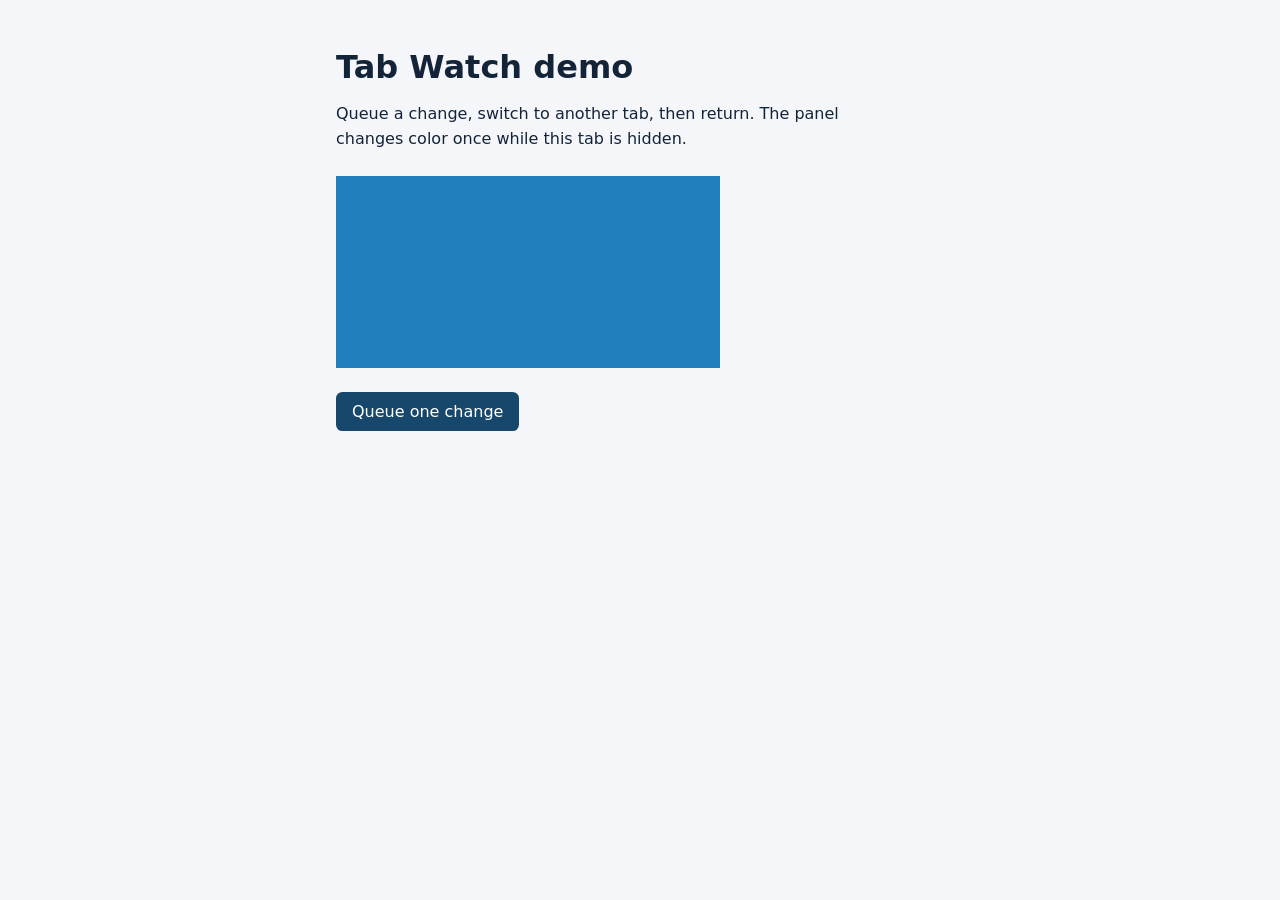
<file: demo/index.html>
<!doctype html>
<html lang="en">
<meta charset="utf-8">
<meta name="viewport" content="width=device-width, initial-scale=1">
<title>Tab Watch demo</title>
<style>
  :root { color-scheme: light; font-family: system-ui, sans-serif; color: #142438; background: #f4f6fa; }
  body { margin: 0; }
  main { max-width: 38rem; margin: 3rem auto; padding: 0 1rem; }
  h1 { margin: 0 0 0.5rem; font-size: 2rem; }
  p { max-width: 34rem; line-height: 1.55; }
  #panel { width: min(100%, 24rem); height: 12rem; background: #207fbc; margin: 1.5rem 0; }
  #panel.changed { background: #7138a1; }
  button { font: inherit; color: white; background: #17476a; border: 0; border-radius: 0.4rem; padding: 0.65rem 1rem; cursor: pointer; }
  button:focus-visible { outline: 3px solid #175f9c; outline-offset: 4px; }
  output { display: block; margin-top: 0.75rem; min-height: 1.5em; }
</style>
<main>
  <h1>Tab Watch demo</h1>
  <p>Queue a change, switch to another tab, then return. The panel changes color once while this tab is hidden.</p>
  <div id="panel" role="img" aria-label="Solid color comparison panel"></div>
  <button id="queue" type="button">Queue one change</button>
  <output id="feedback" aria-live="polite"></output>
</main>
<script>
  const panel = document.querySelector("#panel");
  const queue = document.querySelector("#queue");
  const feedback = document.querySelector("#feedback");
  let nextHideChangesPanel = false;

  queue.addEventListener("click", () => {
    nextHideChangesPanel = true;
    feedback.textContent = "Last command recorded: queue one change.";
  });

  document.addEventListener("visibilitychange", () => {
    if (document.visibilityState === "hidden" && nextHideChangesPanel) {
      nextHideChangesPanel = false;
      panel.classList.toggle("changed");
    }
  });
</script>
</html>
</file>
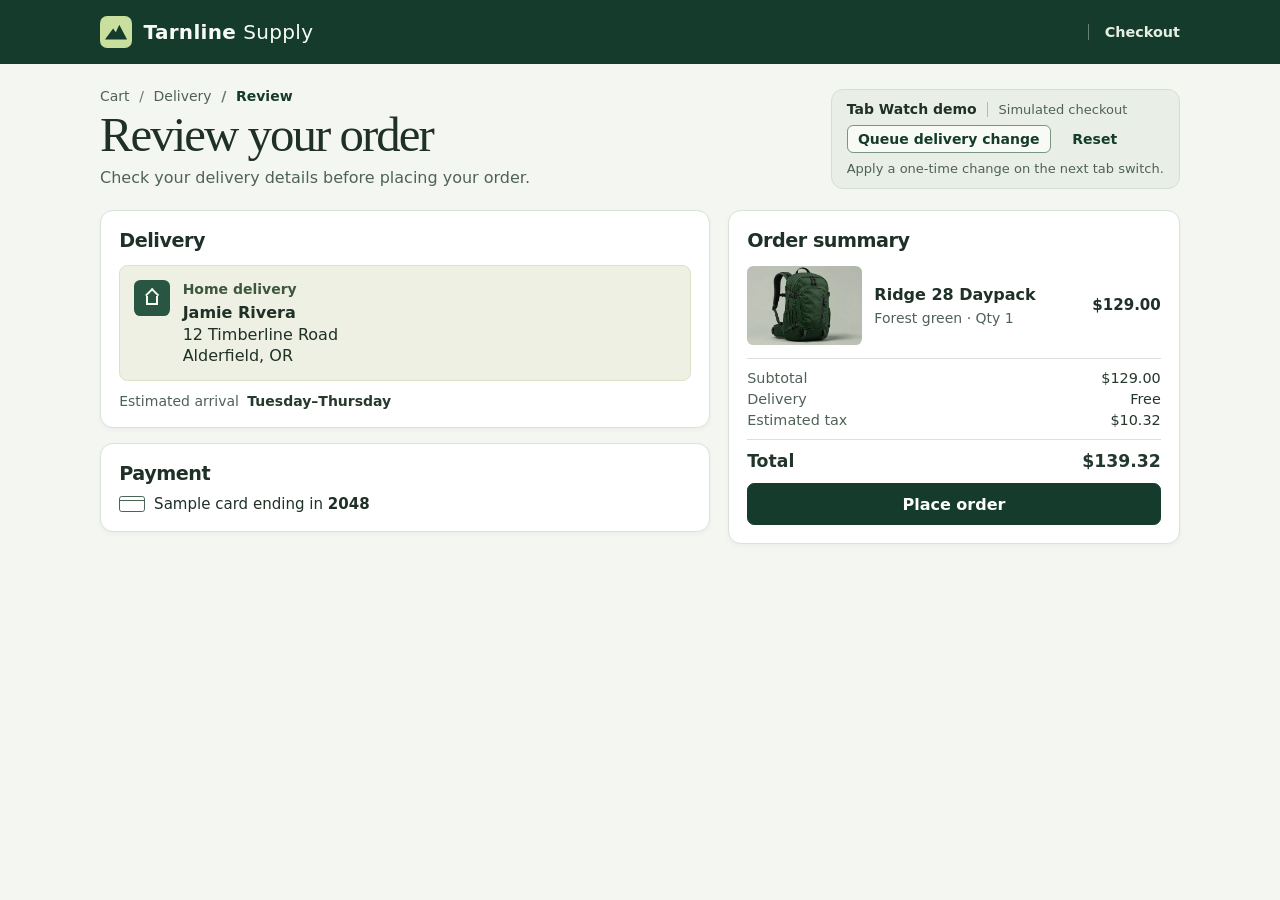
<file: demo/checkout.html>
<!doctype html>
<html lang="en">
<head>
  <meta charset="utf-8">
  <meta name="viewport" content="width=device-width, initial-scale=1">
  <meta name="description" content="A fictional outdoor gear checkout for demonstrating Tab Watch.">
  <title>Review your order | Tarnline Supply</title>
  <link rel="stylesheet" href="checkout.css">
  <script src="checkout.js" defer></script>
</head>
<body>
  <header class="masthead">
    <div class="frame masthead-inner">
      <div class="wordmark">
        <span class="brand-mark" aria-hidden="true"></span>
        <span>Tarnline <span class="wordmark-secondary">Supply</span></span>
      </div>
      <span class="checkout-label">Checkout</span>
    </div>
  </header>

  <main class="frame">
    <div class="intro">
      <div>
        <ol class="steps" aria-label="Checkout progress">
          <li>Cart</li>
          <li>Delivery</li>
          <li aria-current="step">Review</li>
        </ol>
        <h1>Review your order</h1>
        <p>Check your delivery details before placing your order.</p>
      </div>
      <aside class="demo-controls" aria-label="Tab Watch demo controls">
        <div class="demo-heading">
          <span>Tab Watch demo</span>
          <span class="simulation-label">Simulated checkout</span>
        </div>
        <div class="demo-actions">
          <button id="queue-change" type="button">Queue delivery change</button>
          <button id="reset-demo" type="button" class="quiet-button">Reset</button>
        </div>
        <p id="demo-status" role="status">Apply a one-time change on the next tab switch.</p>
      </aside>
    </div>

    <div class="checkout-grid">
      <div class="details">
        <section class="card" aria-labelledby="delivery-heading">
          <h2 id="delivery-heading">Delivery</h2>
          <div id="destination" class="destination" data-method="home">
            <div class="destination-symbol" aria-hidden="true"><span></span></div>
            <div class="destination-details">
              <p id="delivery-method" class="delivery-method">Home delivery</p>
              <p id="delivery-recipient" class="delivery-recipient">Jamie Rivera</p>
              <p id="delivery-address">12 Timberline Road</p>
              <p id="delivery-city">Alderfield, OR</p>
            </div>
          </div>
          <p class="delivery-estimate">Estimated arrival <strong>Tuesday–Thursday</strong></p>
        </section>

        <section class="card payment" aria-labelledby="payment-heading">
          <h2 id="payment-heading">Payment</h2>
          <div class="payment-method">
            <span class="card-symbol" aria-hidden="true"></span>
            <p>Sample card ending in <strong>2048</strong></p>
          </div>
        </section>
      </div>

      <section class="card order" aria-labelledby="order-heading">
        <h2 id="order-heading">Order summary</h2>
        <div class="product">
          <img src="ridge-daypack.webp" alt="Forest-green hiking daypack" width="136" height="93">
          <div>
            <h3>Ridge 28 Daypack</h3>
            <p>Forest green · Qty 1</p>
          </div>
          <span class="product-price">$129.00</span>
        </div>
        <dl class="totals">
          <div><dt>Subtotal</dt><dd>$129.00</dd></div>
          <div><dt>Delivery</dt><dd>Free</dd></div>
          <div><dt>Estimated tax</dt><dd>$10.32</dd></div>
          <div class="order-total"><dt>Total</dt><dd>$139.32</dd></div>
        </dl>
        <button id="place-order" type="button" class="place-order">Place order</button>
        <p id="order-status" class="order-status" role="status" hidden></p>
      </section>
    </div>
  </main>
</body>
</html>
</file>
<file: demo/checkout.css>
:root {
  color-scheme: light;
  font-family: system-ui, -apple-system, "Segoe UI", sans-serif;
  color: #1f3027;
  background: #f4f6f2;
  --muted: #4f6257;
  --border: #d9e1d9;
  --forest: #143b2c;
}

*, *::before, *::after { box-sizing: border-box; }
body, p, h1, h2, h3, ol, dl, dd { margin: 0; }
button { font: inherit; cursor: pointer; }
button:focus-visible { outline: 3px solid #276a58; outline-offset: 3px; }
.frame { width: min(100% - 3rem, 67.5rem); margin-inline: auto; }

.masthead { background: var(--forest); color: #f7fbf5; }
.masthead-inner { display: flex; align-items: center; justify-content: space-between; min-height: 4rem; }
.wordmark { display: flex; align-items: center; gap: .72rem; font-size: 1.25rem; font-weight: 760; letter-spacing: .015em; }
.wordmark-secondary { font-weight: 530; }
.brand-mark { background: #c8df9e; position: relative; width: 2rem; height: 2rem; border-radius: .45rem; }
.brand-mark::after { content: ""; position: absolute; inset: .4rem .31rem; background: var(--forest); clip-path: polygon(0 89%, 37% 32%, 49% 51%, 65% 12%, 100% 89%); }
.checkout-label { padding-left: 1rem; border-left: 1px solid #668171; color: #e4eee1; font-size: .9rem; font-weight: 600; }

main { padding-block: 1.5rem 2rem; }
.intro { display: flex; align-items: end; justify-content: space-between; gap: 1.25rem; margin-bottom: 1.3rem; }
.steps { display: flex; align-items: center; list-style: none; gap: .6rem; padding: 0; color: var(--muted); font-size: .875rem; }
.steps li + li::before { content: "/"; margin-right: .6rem; color: #66786a; }
.steps [aria-current] { color: var(--forest); font-weight: 700; }
h1 { margin: .35rem 0 .28rem; font-family: Georgia, serif; font-size: clamp(2.15rem, 4.7vw, 3.05rem); line-height: 1.06; font-weight: 500; letter-spacing: -.04em; }
.intro > div > p { color: var(--muted); line-height: 1.45; }

.demo-controls { padding: .72rem .95rem .66rem; background: #e9eee6; border: 1px solid #d4dfd3; border-radius: .75rem; }
.demo-heading, .demo-actions { display: flex; gap: .65rem; align-items: center; }
.demo-heading { margin-bottom: .45rem; font-size: .875rem; font-weight: 700; }
.simulation-label { padding-left: .65rem; border-left: 1px solid #aebeb1; font-size: .8125rem; color: var(--muted); font-weight: 500; }
.demo-actions button { padding: .33rem .64rem; border: 1px solid #779580; border-radius: .38rem; color: var(--forest); background: #f8faf6; font-size: .875rem; font-weight: 640; }
.demo-actions button:hover { background: #e0eadf; }
.demo-actions .quiet-button { background: transparent; border-color: transparent; }
#demo-status { margin-top: .42rem; font-size: .8125rem; line-height: 1.35; color: var(--muted); }

.checkout-grid { display: grid; grid-template-columns: minmax(0, 1.35fr) minmax(0, 1fr); gap: 1.1rem; align-items: start; }
.details { display: grid; gap: .9rem; }
.card { background: #fff; border: 1px solid var(--border); border-radius: .8rem; padding: 1.14rem; box-shadow: 0 .125rem .32rem #1c3d2b0a; }
h2 { font-size: 1.2rem; letter-spacing: -.025em; line-height: 1.25; }

.destination { display: flex; gap: .8rem; align-items: start; margin-top: .76rem; padding: .85rem; background: #edf0e2; border: 1px solid #d9e2c7; border-radius: .53rem; }
.destination[data-method="locker"] { background: #e0e9fc; border-color: #cddbf3; }
.destination-symbol { flex: none; display: grid; width: 2.25rem; height: 2.25rem; place-items: center; border-radius: .4rem; color: #f5fbf2; background: #295643; }
.destination-symbol span { position: relative; width: .76rem; height: .59rem; margin-top: .33rem; border: 2px solid currentColor; border-top: 0; }
.destination-symbol span::before { content: ""; position: absolute; bottom: .21rem; left: -.055rem; width: .64rem; height: .64rem; border: 2px solid currentColor; border-right: 0; border-bottom: 0; transform: rotate(45deg); }
[data-method="locker"] .destination-symbol { background: #324e83; }
[data-method="locker"] .destination-symbol span { width: .85rem; height: .94rem; margin-top: 0; border: 2px solid currentColor; border-radius: .1rem; }
[data-method="locker"] .destination-symbol span::before { transform: none; width: 100%; height: 0; left: 0; top: .28rem; border: 0; border-top: 2px solid currentColor; }
.destination-details { min-width: 0; overflow-wrap: anywhere; }
.destination-details p { line-height: 1.34; }
.destination-details .delivery-method { color: #3d573d; font-size: .875rem; font-weight: 720; margin-bottom: .24rem; }
[data-method="locker"] .destination-details .delivery-method { color: #324e83; }
.delivery-recipient { font-weight: 700; }
.delivery-estimate { margin-top: .73rem; font-size: .875rem; color: var(--muted); }
.delivery-estimate strong { margin-left: .25rem; color: #27382d; font-weight: 660; }
.payment-method { display: flex; align-items: center; gap: .6rem; margin-top: .57rem; }
.payment-method p { font-size: .94rem; }
.card-symbol { position: relative; width: 1.58rem; height: 1.03rem; color: #4a6458; border: 1.5px solid currentColor; border-radius: .17rem; }
.card-symbol::after { content: ""; position: absolute; top: .24rem; width: 100%; border-top: 1.5px solid currentColor; }

.product { display: grid; grid-template-columns: 7.2rem minmax(0, 1fr) auto; gap: .75rem; align-items: center; padding-block: .82rem; border-bottom: 1px solid var(--border); }
.product img { display: block; width: 100%; height: auto; aspect-ratio: 136 / 93; object-fit: cover; border-radius: .4rem; background: #e2e8e0; }
.product h3 { font-size: 1rem; line-height: 1.22; }
.product p { margin-top: .31rem; color: var(--muted); font-size: .875rem; }
.product-price { font-weight: 680; font-size: .94rem; font-variant-numeric: tabular-nums; }
.totals { margin-top: .71rem; display: grid; gap: .31rem; font-size: .9rem; color: var(--muted); }
.totals > div { display: flex; justify-content: space-between; gap: 1rem; }
.totals dd { color: #25382d; font-variant-numeric: tabular-nums; }
.totals .order-total { margin-top: .35rem; padding-top: .68rem; border-top: 1px solid var(--border); font-size: 1.08rem; font-weight: 730; color: #22352a; }
.place-order { width: 100%; margin-top: .8rem; padding: .65rem .8rem; border: 1px solid var(--forest); border-radius: .45rem; font-weight: 700; color: #fff; background: var(--forest); }
.place-order:hover { background: #24533f; }
.order-status { margin-top: .7rem; font-size: .875rem; line-height: 1.4; }

@media (max-width: 55rem) {
  .frame { width: calc(100% - 2rem); }
  .checkout-grid { grid-template-columns: minmax(0, 1fr) minmax(0, 1fr); }
  .product { grid-template-columns: 4.5rem minmax(0, 1fr) auto; gap: .5rem; }
}

@media (max-width: 41rem) {
  .intro { flex-direction: column; align-items: stretch; }
  .checkout-grid { grid-template-columns: minmax(0, 1fr); }
  .product { grid-template-columns: 6rem minmax(0, 1fr) auto; }
}

@media (max-width: 24rem) {
  .frame { width: calc(100% - 1.25rem); }
  .demo-heading, .demo-actions { flex-wrap: wrap; }
  .product { grid-template-columns: 4rem minmax(0, 1fr) auto; }
}
</file>
